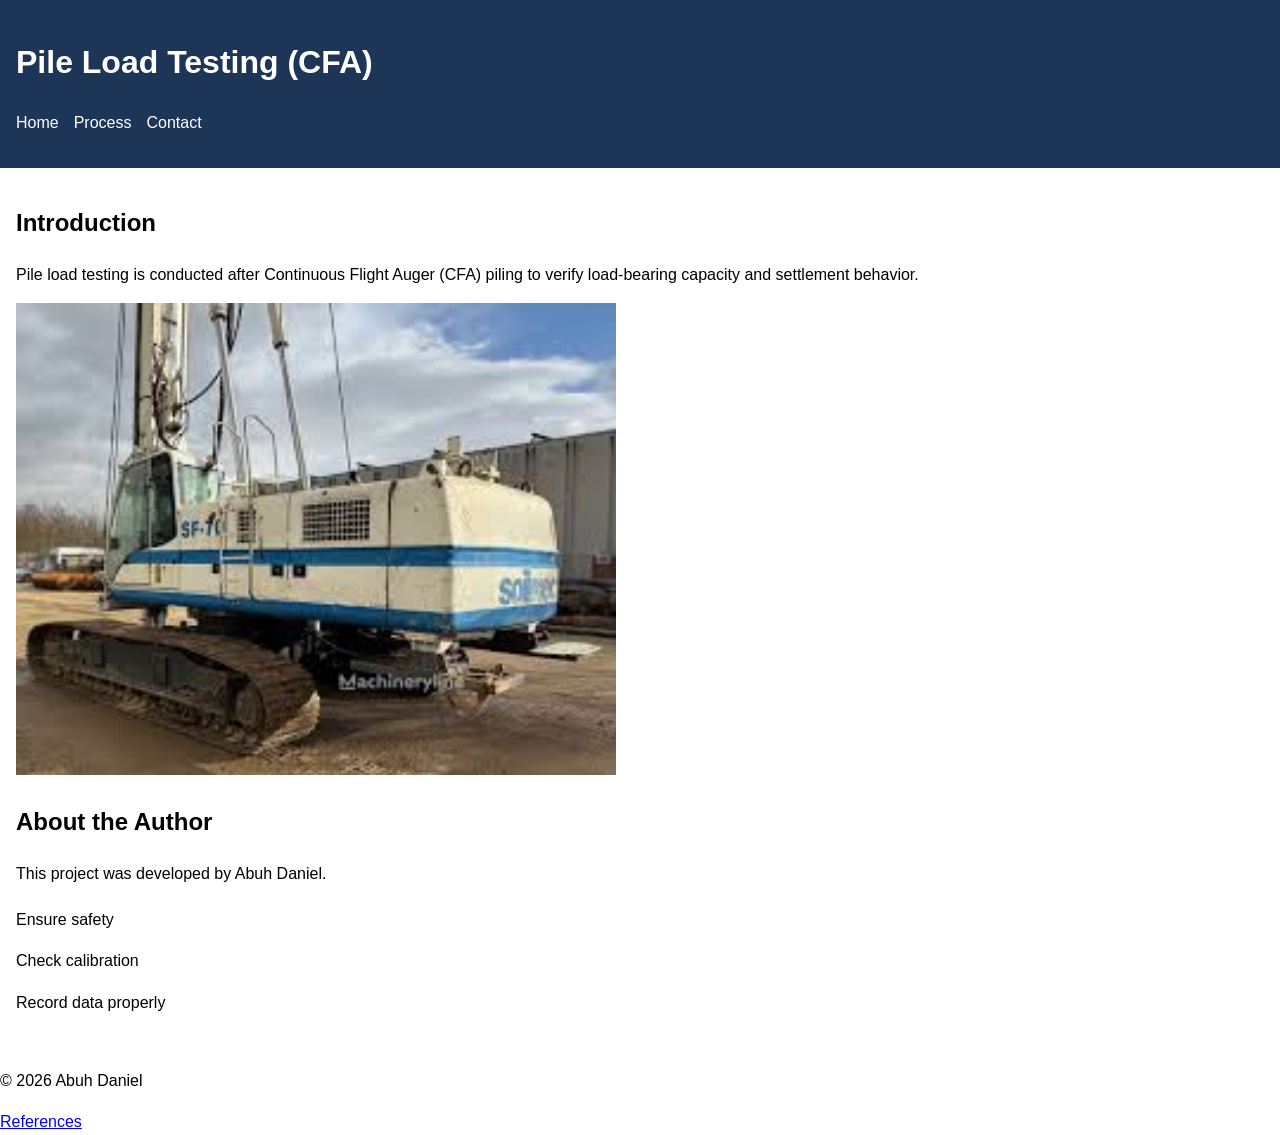
<file: pile-load-test/index.html>
<!DOCTYPE html>
<html lang="en">
<head>
  <meta charset="UTF-8">
  <meta name="viewport" content="width=device-width, initial-scale=1.0">
  <meta name="description" content="Pile Load Test after CFA work explained with procedures and engineering standards.">
  <meta name="author" content="Abuh Daniel">
  <title>Pile Load Test | Abuh Daniel</title>

  <link rel="stylesheet" href="css/styles.css">
  <script src="js/main.js" defer></script>
</head>

<body>
<header>
  <h1>Pile Load Testing (CFA)</h1>
  <nav>
    <ul>
      <li><a href="index.html">Home</a></li>
      <li><a href="process.html">Process</a></li>
      <li><a href="contact.html">Contact</a></li>
    </ul>
  </nav>
</header>

<main>
  <section>
    <h2>Introduction</h2>
    <p>
      Pile load testing is conducted after Continuous Flight Auger (CFA) piling
      to verify load-bearing capacity and settlement behavior.
    </p>

    <img src="images/cfa.jpg" alt="CFA piling machine" loading="lazy">
  </section>

  <section>
    <h2>About the Author</h2>
    <p>This project was developed by Abuh Daniel.</p>
  </section>

  <section id="tips"></section>
</main>

<footer>
  <p>&copy; 2026 Abuh Daniel</p>
  <a href="references.html">References</a>
</footer>
</body>
</html>
</file>
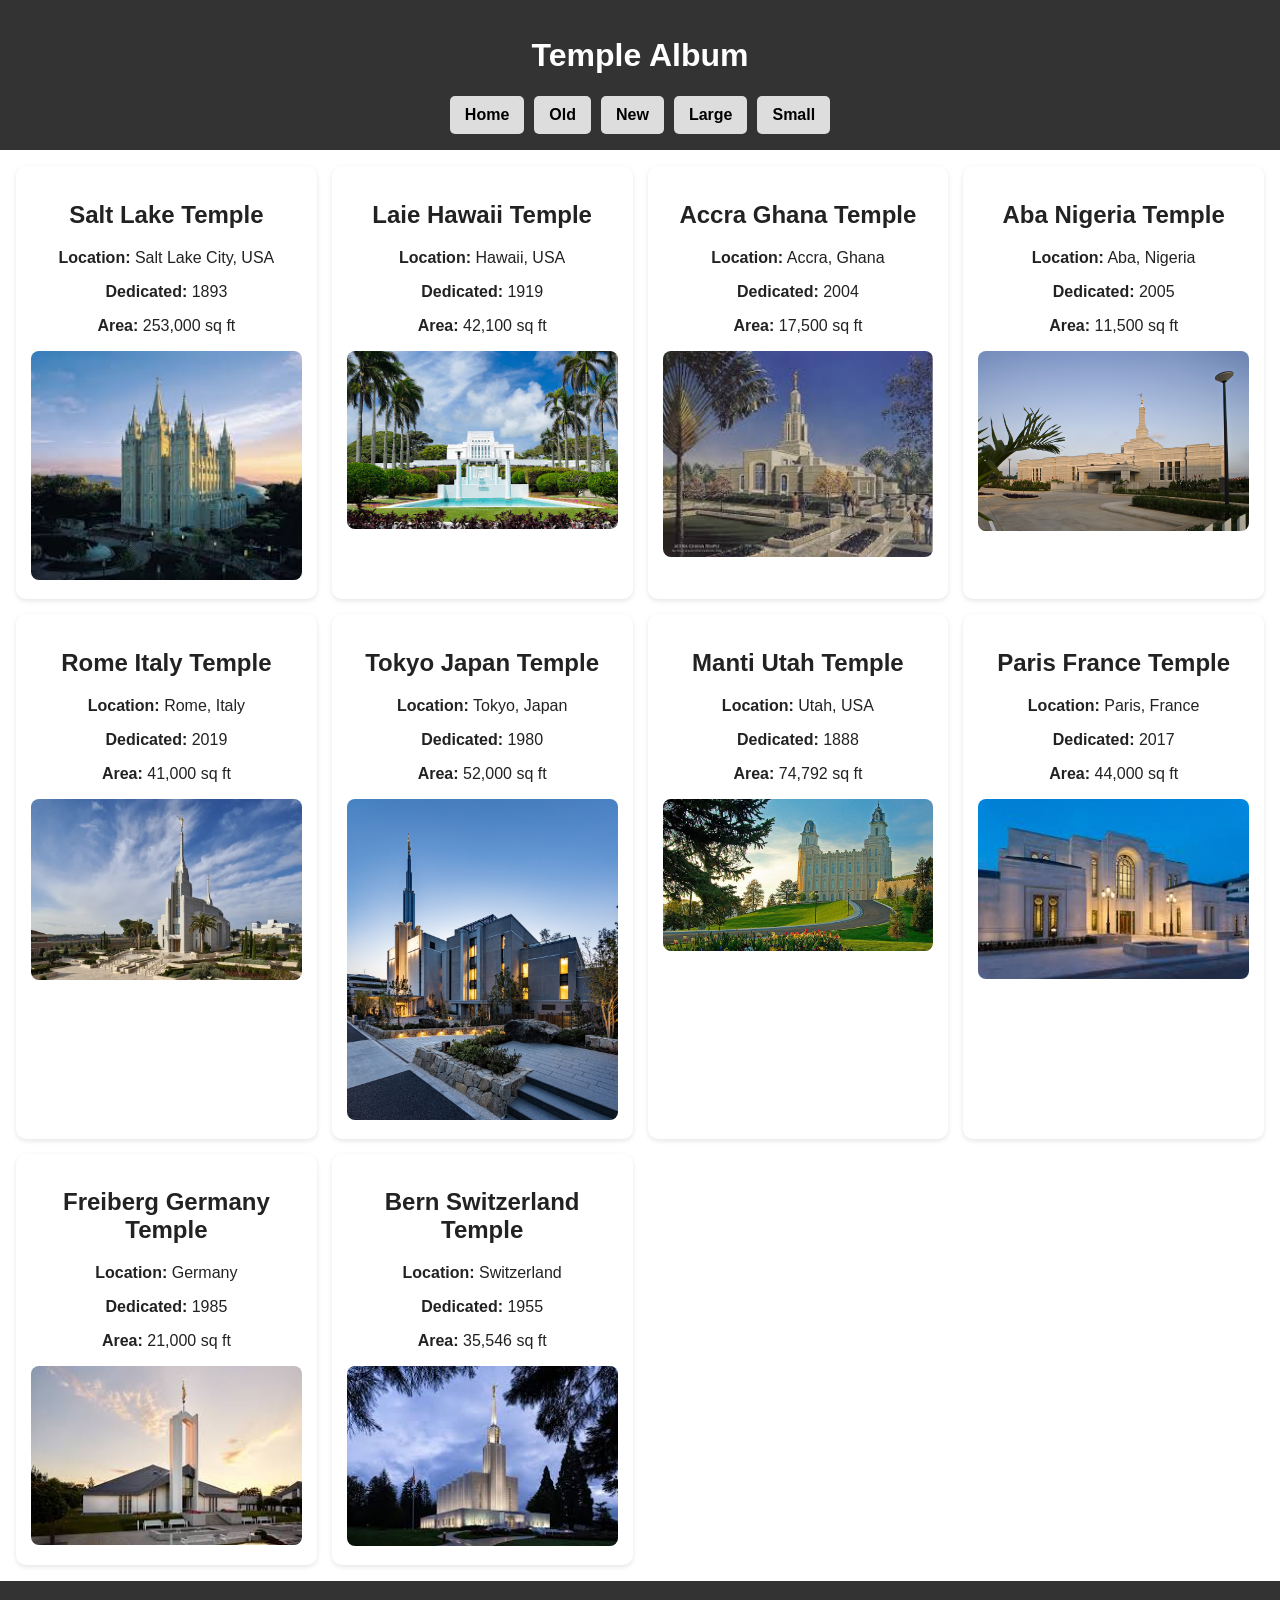
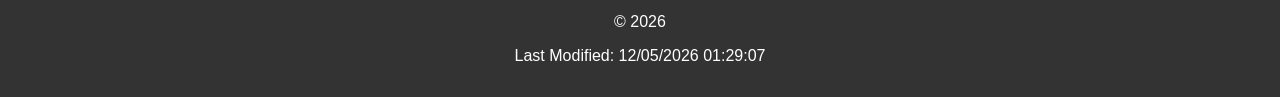
<file: filtered-temples.html>
<!DOCTYPE html>
<html lang="en">
<head>
  <meta charset="UTF-8">
  <meta name="viewport" content="width=device-width, initial-scale=1.0">
  <title>Filtered Temples</title>

  <meta name="description" content="Explore a temple album with interactive filters to view temples by age, size, and location with responsive design and dynamic content.">
  <meta name="author" content="Abuh Daniel">

  <link rel="stylesheet" href="filtered-temples.css">
  <script src="filtered-temples.js" defer></script>
</head>

<body>

<header>
  <h1>Temple Album</h1>
  <nav>
    <a href="#" id="home">Home</a>
    <a href="#" id="old">Old</a>
    <a href="#" id="new">New</a>
    <a href="#" id="large">Large</a>
    <a href="#" id="small">Small</a>
  </nav>
</header>

<main>
  <div id="temple-container"></div>
</main>

<footer>
  <p>&copy; <span id="year"></span></p>
  <p id="lastModified"></p>
</footer>

</body>
</html>
</file>
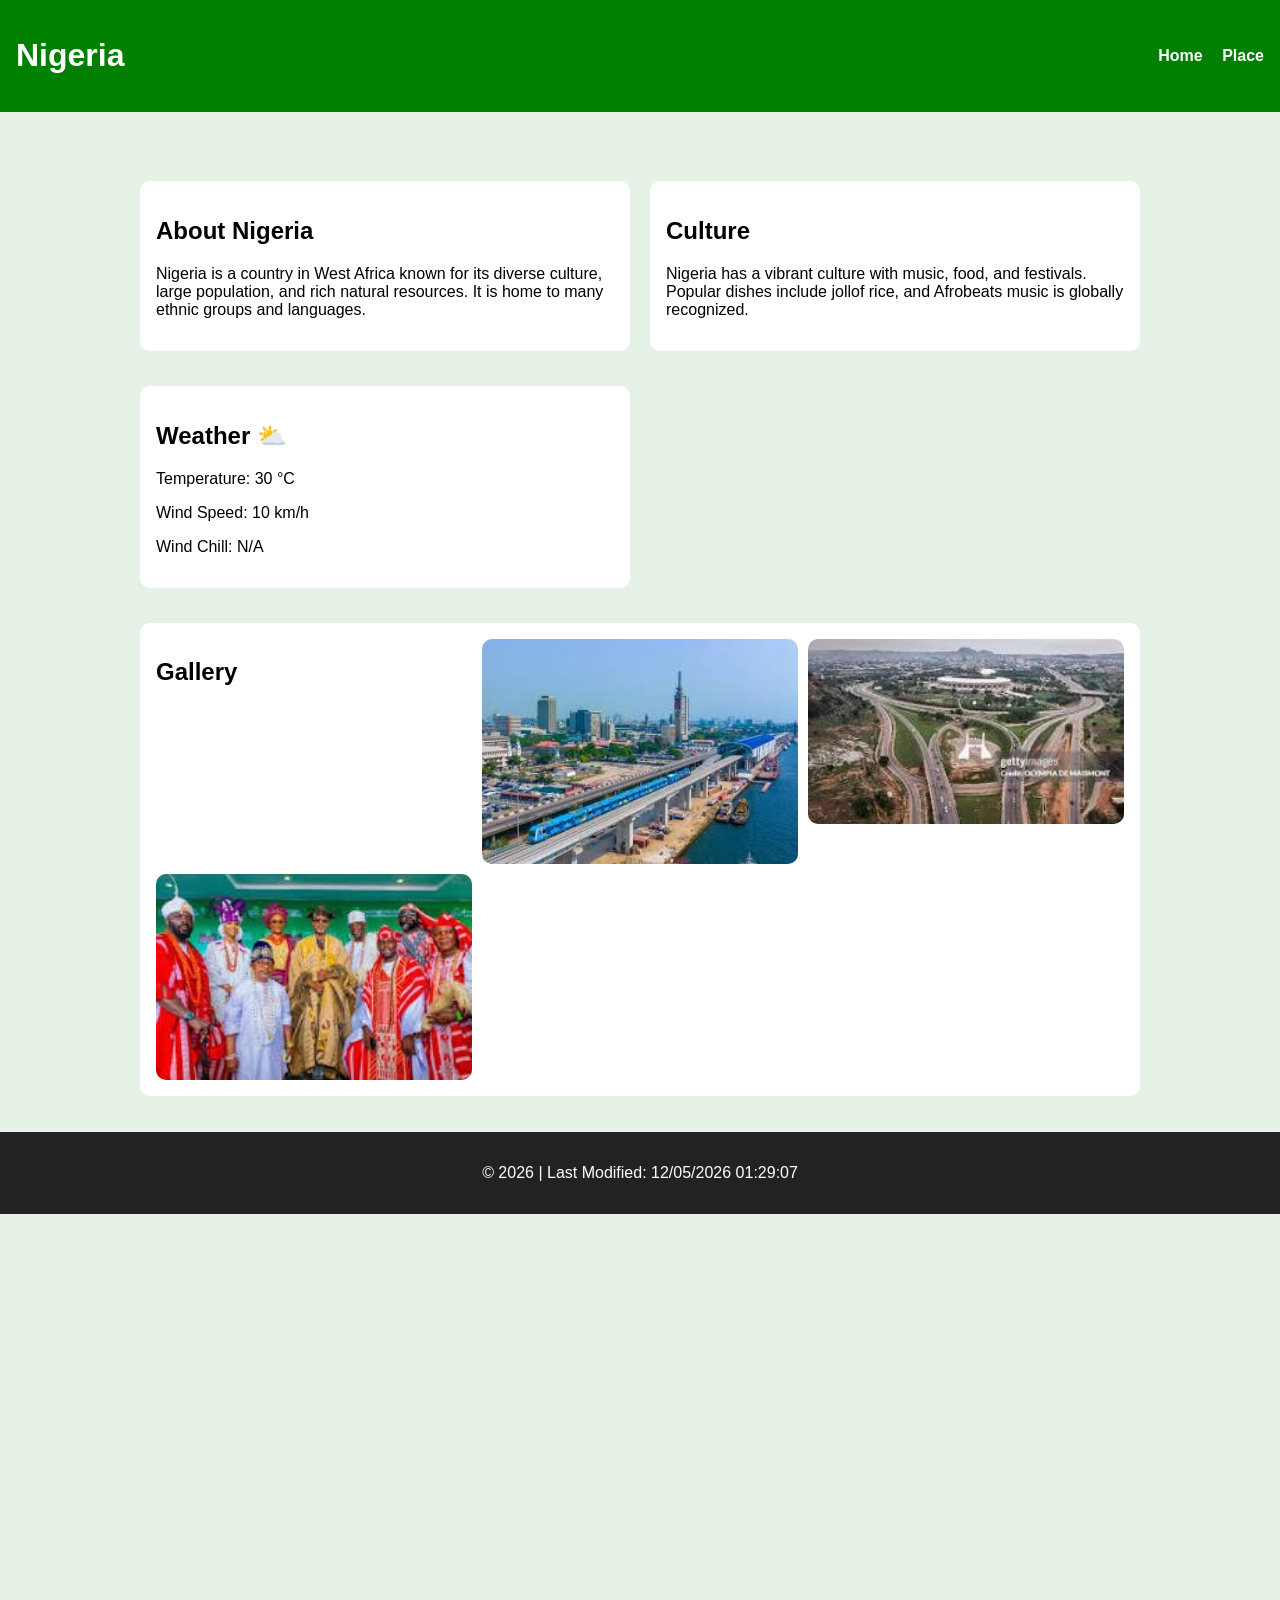
<file: place.html>
<!DOCTYPE html>
<html lang="en">
<head>
<meta charset="UTF-8">
<meta name="viewport" content="width=device-width, initial-scale=1.0">

<title>Nigeria - Country Page</title>
<meta name="description" content="Explore Nigeria, its culture, weather, and beautiful places.">
<meta name="author" content="Abuh Daniel">

<link rel="stylesheet" href="styles/place.css">
<script src="scripts/place.js" defer></script>
</head>

<body>

<header>
  <h1>Nigeria</h1>
  <nav>
    <a href="index.html">Home</a>
    <a href="place.html">Place</a>
  </nav>
</header>

<main>

  <!-- HERO IMAGE (WebP + srcset ✅) -->
  <picture>
    <source srcset="images/hero-small.webp" media="(max-width: 500px)">
    <source srcset="images/hero-medium.webp" media="(max-width: 900px)">
    <img src="images/hero-large.webp" alt="Beautiful landscape of Nigeria">
  </picture>

  <!-- ABOUT -->
  <section>
    <h2>About Nigeria</h2>
    <p>
      Nigeria is a country in West Africa known for its diverse culture,
      large population, and rich natural resources. It is home to many
      ethnic groups and languages.
    </p>
  </section>

  <!-- CULTURE -->
  <section>
    <h2>Culture</h2>
    <p>
      Nigeria has a vibrant culture with music, food, and festivals.
      Popular dishes include jollof rice, and Afrobeats music is globally recognized.
    </p>
  </section>

  <!-- WEATHER -->
  <section class="weather">
    <h2>Weather</h2>

    <!-- SVG (Mobile Only ✅) -->
    <img src="images/weather.svg" alt="Weather icon" class="weather-icon">

    <p>Temperature: <span id="temp">30</span> °C</p>
    <p>Wind Speed: <span id="speed">10</span> km/h</p>
    <p>Wind Chill: <span id="windchill"></span></p>
  </section>

  <!-- GALLERY -->
  <section class="gallery">
    <h2>Gallery</h2>
    <img src="images/lagos.webp" alt="Lagos skyline">
    <img src="images/abuja.webp" alt="Abuja city">
    <img src="images/culture.webp" alt="Nigerian cultural festival">
  </section>

</main>

<footer>
  <p>&copy; <span id="year"></span> | Last Modified: <span id="modified"></span></p>
</footer>

</body>
</html>
</file>
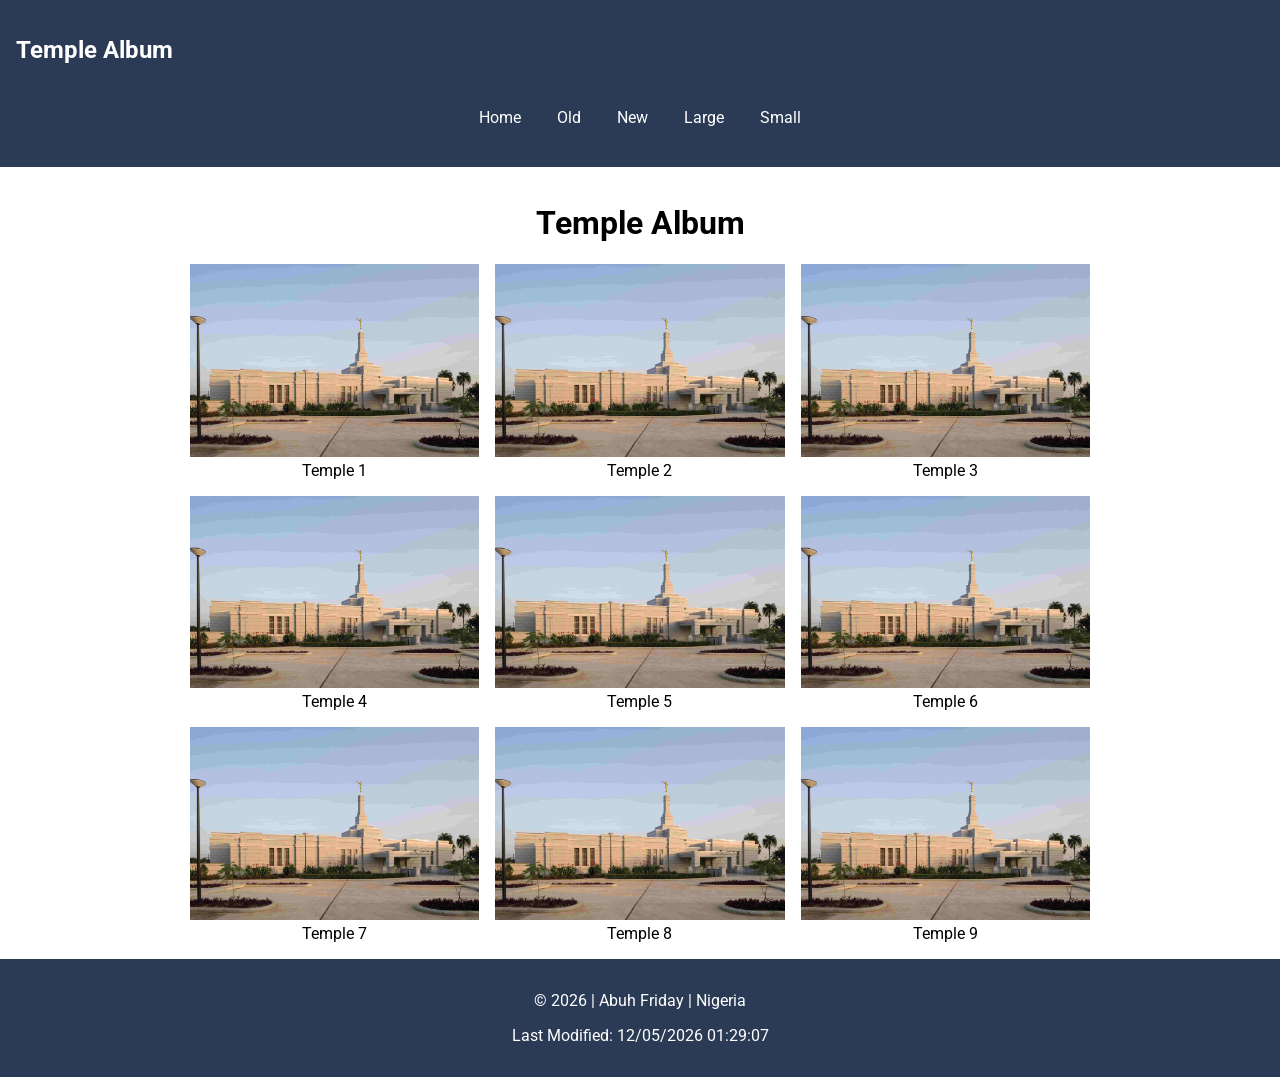
<file: temples.html>
<!DOCTYPE html>
<html lang="en">
<head>
<meta charset="UTF-8">
<meta name="viewport" content="width=device-width, initial-scale=1.0">
<meta name="description" content="Temple album featuring a responsive gallery of temple images with a navigation menu and modern web design.">
<meta name="author" content="Abuh Daniel">
<title>Temple Album</title>

<link rel="preconnect" href="https://fonts.googleapis.com">
<link rel="preconnect" href="https://fonts.gstatic.com" crossorigin>

<link href="https://fonts.googleapis.com/css2?family=Roboto:wght@400;700&display=swap" rel="stylesheet">

<link rel="stylesheet" href="styles/temples.css">
<link rel="stylesheet" href="styles/temples-large.css">

<script src="scripts/temples.js" defer></script>
</head>

<body>

<header>
<h2>Temple Album</h2>

<button id="menu">☰</button>

<nav>
<ul class="navigation">
<li><a href="#">Home</a></li>
<li><a href="#">Old</a></li>
<li><a href="#">New</a></li>
<li><a href="#">Large</a></li>
<li><a href="#">Small</a></li>
</ul>
</nav>
</header>

<main>

<h1>Temple Album</h1>

<div class="container">

<figure>
<img src="images/temple1.jpg" alt="Temple 1">
<figcaption>Temple 1</figcaption>
</figure>

<figure>
<img src="images/temple1.jpg" alt="Temple 2">
<figcaption>Temple 2</figcaption>
</figure>

<figure>
<img src="images/temple1.jpg" alt="Temple 3">
<figcaption>Temple 3</figcaption>
</figure>

<figure>
<img src="images/temple1.jpg" alt="Temple 4">
<figcaption>Temple 4</figcaption>
</figure>

<figure>
<img src="images/temple1.jpg" alt="Temple 5">
<figcaption>Temple 5</figcaption>
</figure>

<figure>
<img src="images/temple1.jpg" alt="Temple 6">
<figcaption>Temple 6</figcaption>
</figure>

<figure>
<img src="images/temple1.jpg" alt="Temple 7">
<figcaption>Temple 7</figcaption>
</figure>

<figure>
<img src="images/temple1.jpg" alt="Temple 8">
<figcaption>Temple 8</figcaption>
</figure>

<figure>
<img src="images/temple1.jpg" alt="Temple 9">
<figcaption>Temple 9</figcaption>
</figure>

</div>

</main>

<footer>

<p>© <span id="year"></span> | Abuh Friday | Nigeria</p>
<p id="lastModified"></p>

</footer>

</body>
</html>
</file>
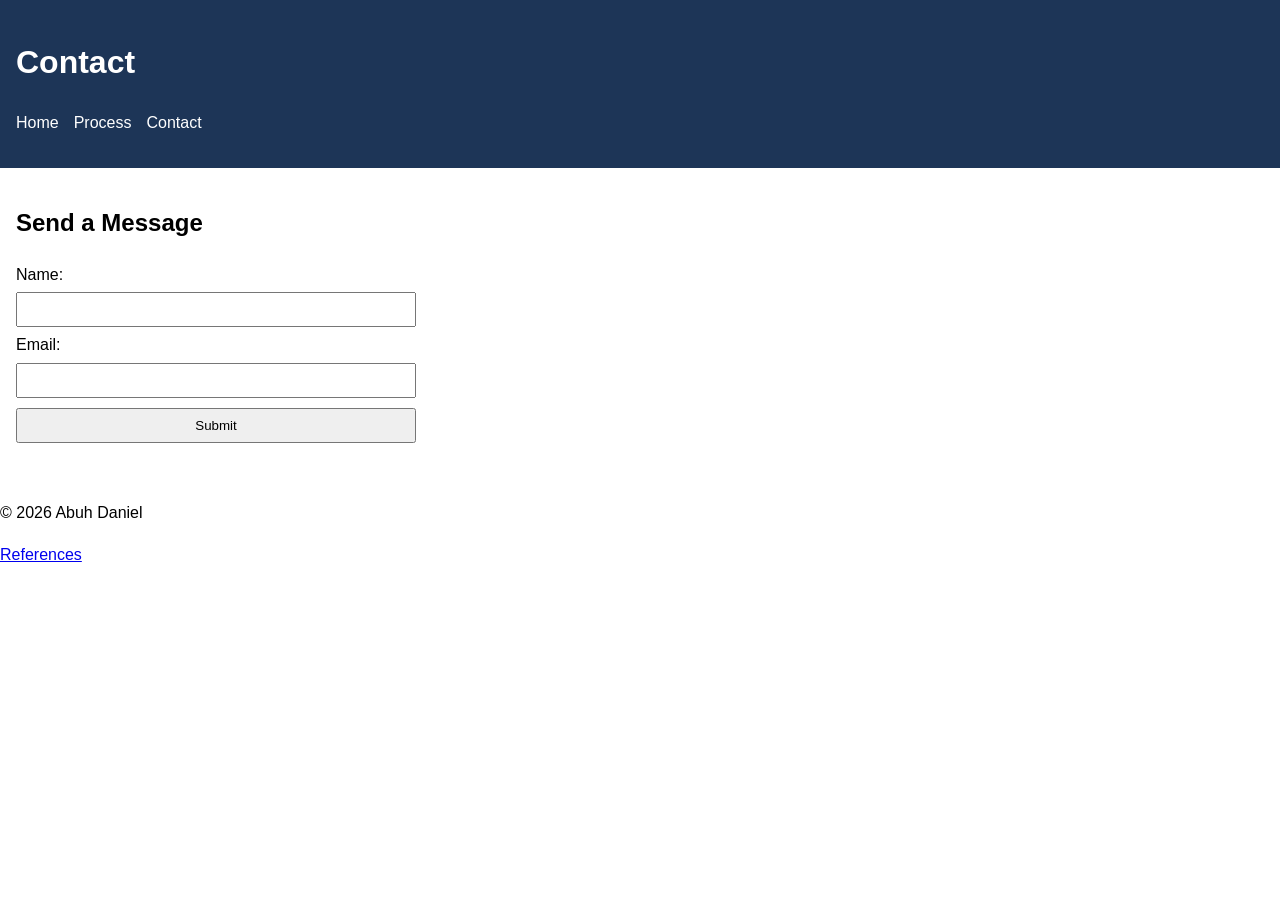
<file: pile-load-test/contact.html>
<!DOCTYPE html>
<html lang="en">
<head>
  <meta charset="UTF-8">
  <meta name="viewport" content="width=device-width, initial-scale=1.0">
  <meta name="description" content="Contact page for pile load testing project.">
  <meta name="author" content="Abuh Daniel">
  <title>Contact | Abuh Daniel</title>

  <link rel="stylesheet" href="css/styles.css">
  <script src="js/main.js" defer></script>
</head>

<body>
<header>
  <h1>Contact</h1>
  <nav>
    <ul>
      <li><a href="index.html">Home</a></li>
      <li><a href="process.html">Process</a></li>
      <li><a href="contact.html">Contact</a></li>
    </ul>
  </nav>
</header>

<main>
  <section>
    <h2>Send a Message</h2>

    <form id="form">
      <label for="name">Name:</label>
      <input type="text" id="name" required>

      <label for="email">Email:</label>
      <input type="email" id="email" required>

      <button type="submit">Submit</button>
    </form>

    <p id="message"></p>
  </section>
</main>

<footer>
  <p>&copy; 2026 Abuh Daniel</p>
  <a href="references.html">References</a>
</footer>
</body>
</html>
</file>
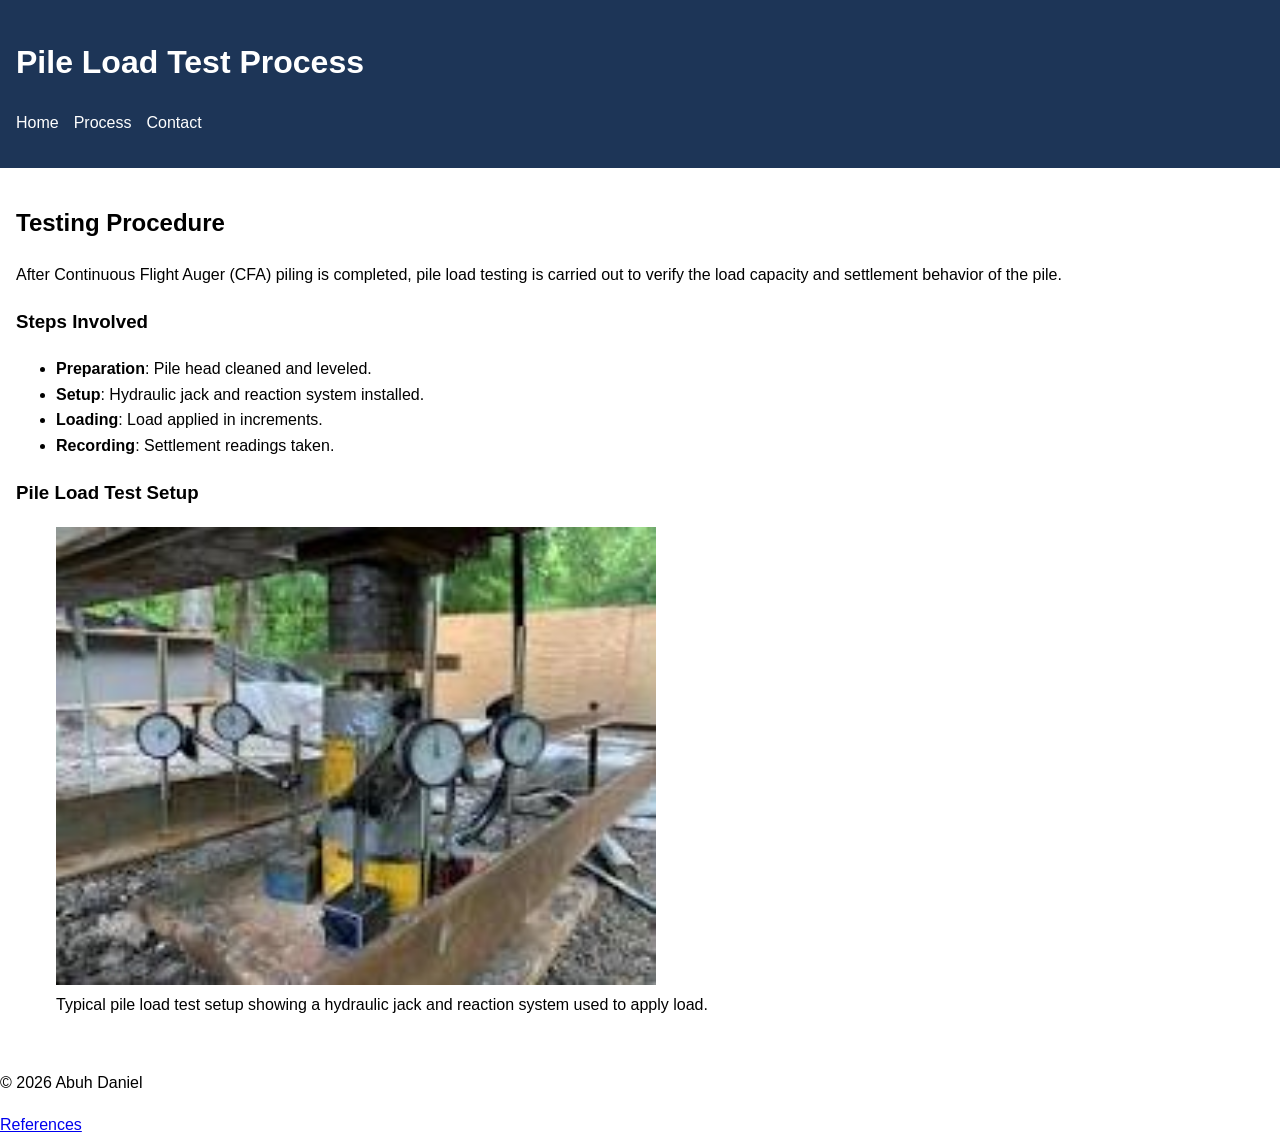
<file: pile-load-test/process.html>
<!DOCTYPE html>
<html lang="en">
<head>
  <meta charset="UTF-8">
  <meta name="viewport" content="width=device-width, initial-scale=1.0">
  <meta name="description" content="Detailed steps of pile load testing after CFA piling with visual illustration.">
  <meta name="author" content="Abuh Daniel">
  <title>Process | Abuh Daniel</title>

  <link rel="stylesheet" href="css/styles.css">
  <script src="js/main.js" defer></script>
</head>

<body>
<header>
  <h1>Pile Load Test Process</h1>

  <nav>
    <ul>
      <li><a href="index.html">Home</a></li>
      <li><a href="process.html">Process</a></li>
      <li><a href="contact.html">Contact</a></li>
    </ul>
  </nav>
</header>

<main>

  <!-- INTRO SECTION -->
  <section>
    <h2>Testing Procedure</h2>
    <p>
      After Continuous Flight Auger (CFA) piling is completed, pile load testing
      is carried out to verify the load capacity and settlement behavior of the pile.
    </p>
  </section>

  <!-- STEPS (POPULATED BY JAVASCRIPT) -->
  <section>
    <h3>Steps Involved</h3>
    <ul id="steps"></ul>
  </section>

  <!-- IMAGE SECTION (RUBRIC IMPORTANT) -->
  <section>
    <h3>Pile Load Test Setup</h3>

    <figure>
      <img 
        src="images/load-test.jpg" 
        alt="Pile load test setup showing hydraulic jack and reaction frame" 
        loading="lazy"
      >
      <figcaption>
        Typical pile load test setup showing a hydraulic jack and reaction system used to apply load.
      </figcaption>
    </figure>

  </section>

</main>

<footer>
  <p>&copy; 2026 Abuh Daniel</p>
  <a href="references.html">References</a>
</footer>

</body>
</html>
</file>
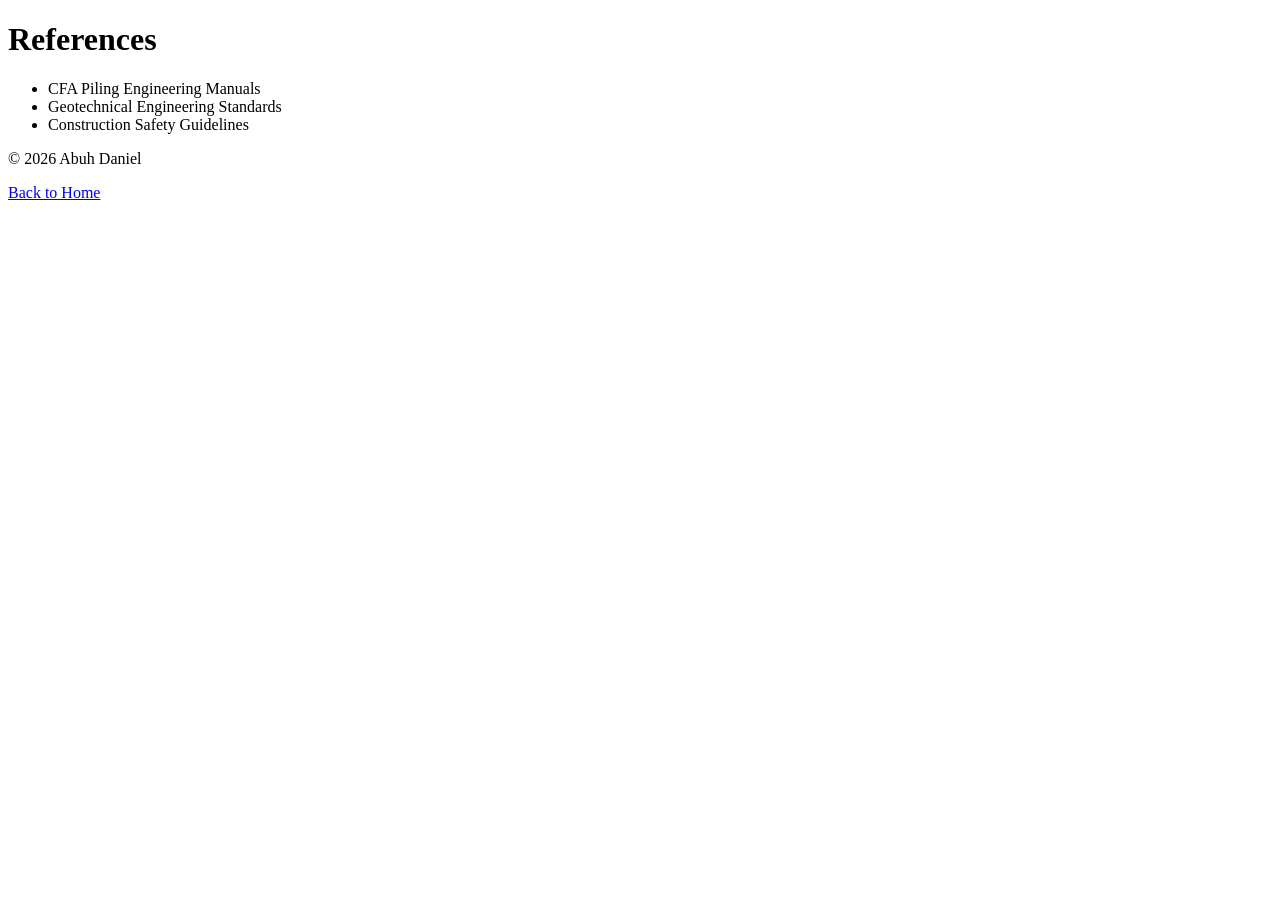
<file: pile-load-test/references.html>
<!DOCTYPE html>
<html lang="en">
<head>
  <meta charset="UTF-8">
  <meta name="description" content="References for pile load testing project.">
  <meta name="author" content="Abuh Daniel">
  <title>References | Abuh Daniel</title>
</head>

<body>
<header>
  <h1>References</h1>
</header>

<main>
  <ul>
    <li>CFA Piling Engineering Manuals</li>
    <li>Geotechnical Engineering Standards</li>
    <li>Construction Safety Guidelines</li>
  </ul>
</main>

<footer>
  <p>&copy; 2026 Abuh Daniel</p>
  <a href="index.html">Back to Home</a>
</footer>
</body>
</html>
</file>
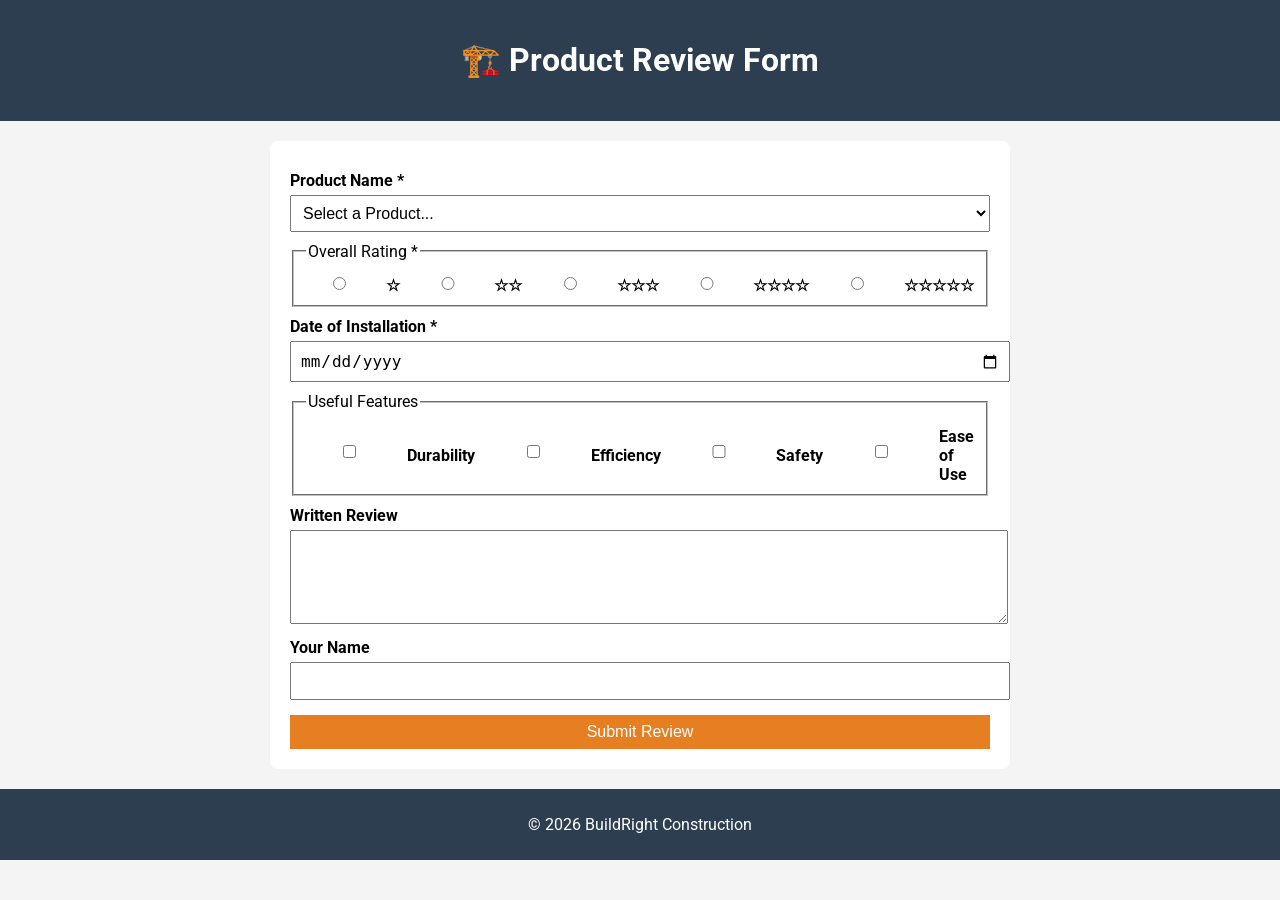
<file: project/form.html>
<!DOCTYPE html>
<html lang="en">
<head>
  <meta charset="UTF-8">
  <meta name="viewport" content="width=device-width, initial-scale=1.0">

  <title>Product Review Form</title>

  <meta name="description" content="Submit a product review for construction equipment and tools.">
  <meta name="author" content="Abuh Daniel">

  <!-- Google Fonts -->
  <link rel="preconnect" href="https://fonts.googleapis.com">
  <link rel="preconnect" href="https://fonts.gstatic.com" crossorigin>
  <link href="https://fonts.googleapis.com/css2?family=Roboto&family=Merriweather&display=swap" rel="stylesheet">

  <!-- CSS -->
  <link rel="stylesheet" href="styles/form.css">

  <!-- JS -->
  <script src="../scripts/form.js" defer></script>
</head>

<body>

<header>
  <h1>🏗️ Product Review Form</h1>
</header>

<main>

<form method="get" action="review.html">

  <!-- Product -->
  <label for="product">Product Name <span class="required">*</span></label>
  <select id="product" name="product" required>
    <option value="" disabled selected>Select a Product...</option>
  </select>

  <!-- Rating -->
 <fieldset>
  <legend>Overall Rating <span class="required">*</span></legend>

  <input type="radio" id="rating1" name="rating" value="1" required>
  <label for="rating1">☆</label>

  <input type="radio" id="rating2" name="rating" value="2" required>
  <label for="rating2">☆☆</label>

  <input type="radio" id="rating3" name="rating" value="3" required>
  <label for="rating3">☆☆☆</label>

  <input type="radio" id="rating4" name="rating" value="4" required>
  <label for="rating4">☆☆☆☆</label>

  <input type="radio" id="rating5" name="rating" value="5" required>
  <label for="rating5">☆☆☆☆☆</label>

</fieldset>

  <!-- Date -->
  <label for="date">Date of Installation <span class="required">*</span></label>
  <input type="date" id="date" name="date" required>

  <!-- Features -->
 <fieldset>
  <legend>Useful Features</legend>

  <input type="checkbox" id="durability" name="features" value="Durability">
  <label for="durability">Durability</label>

  <input type="checkbox" id="efficiency" name="features" value="Efficiency">
  <label for="efficiency">Efficiency</label>

  <input type="checkbox" id="safety" name="features" value="Safety">
  <label for="safety">Safety</label>

  <input type="checkbox" id="ease" name="features" value="Ease of Use">
  <label for="ease">Ease of Use</label>

</fieldset>

  <!-- Review -->
  <label for="review">Written Review</label>
  <textarea id="review" name="review" rows="4"></textarea>

  <!-- Name -->
  <label for="username">Your Name</label>
  <input type="text" id="username" name="username" autocomplete="name">

  <!-- Submit -->
  <input type="submit" value="Submit Review">

</form>

</main>

<footer>
  <p>&copy; 2026 BuildRight Construction</p>
</footer>

</body>
</html>
</file>
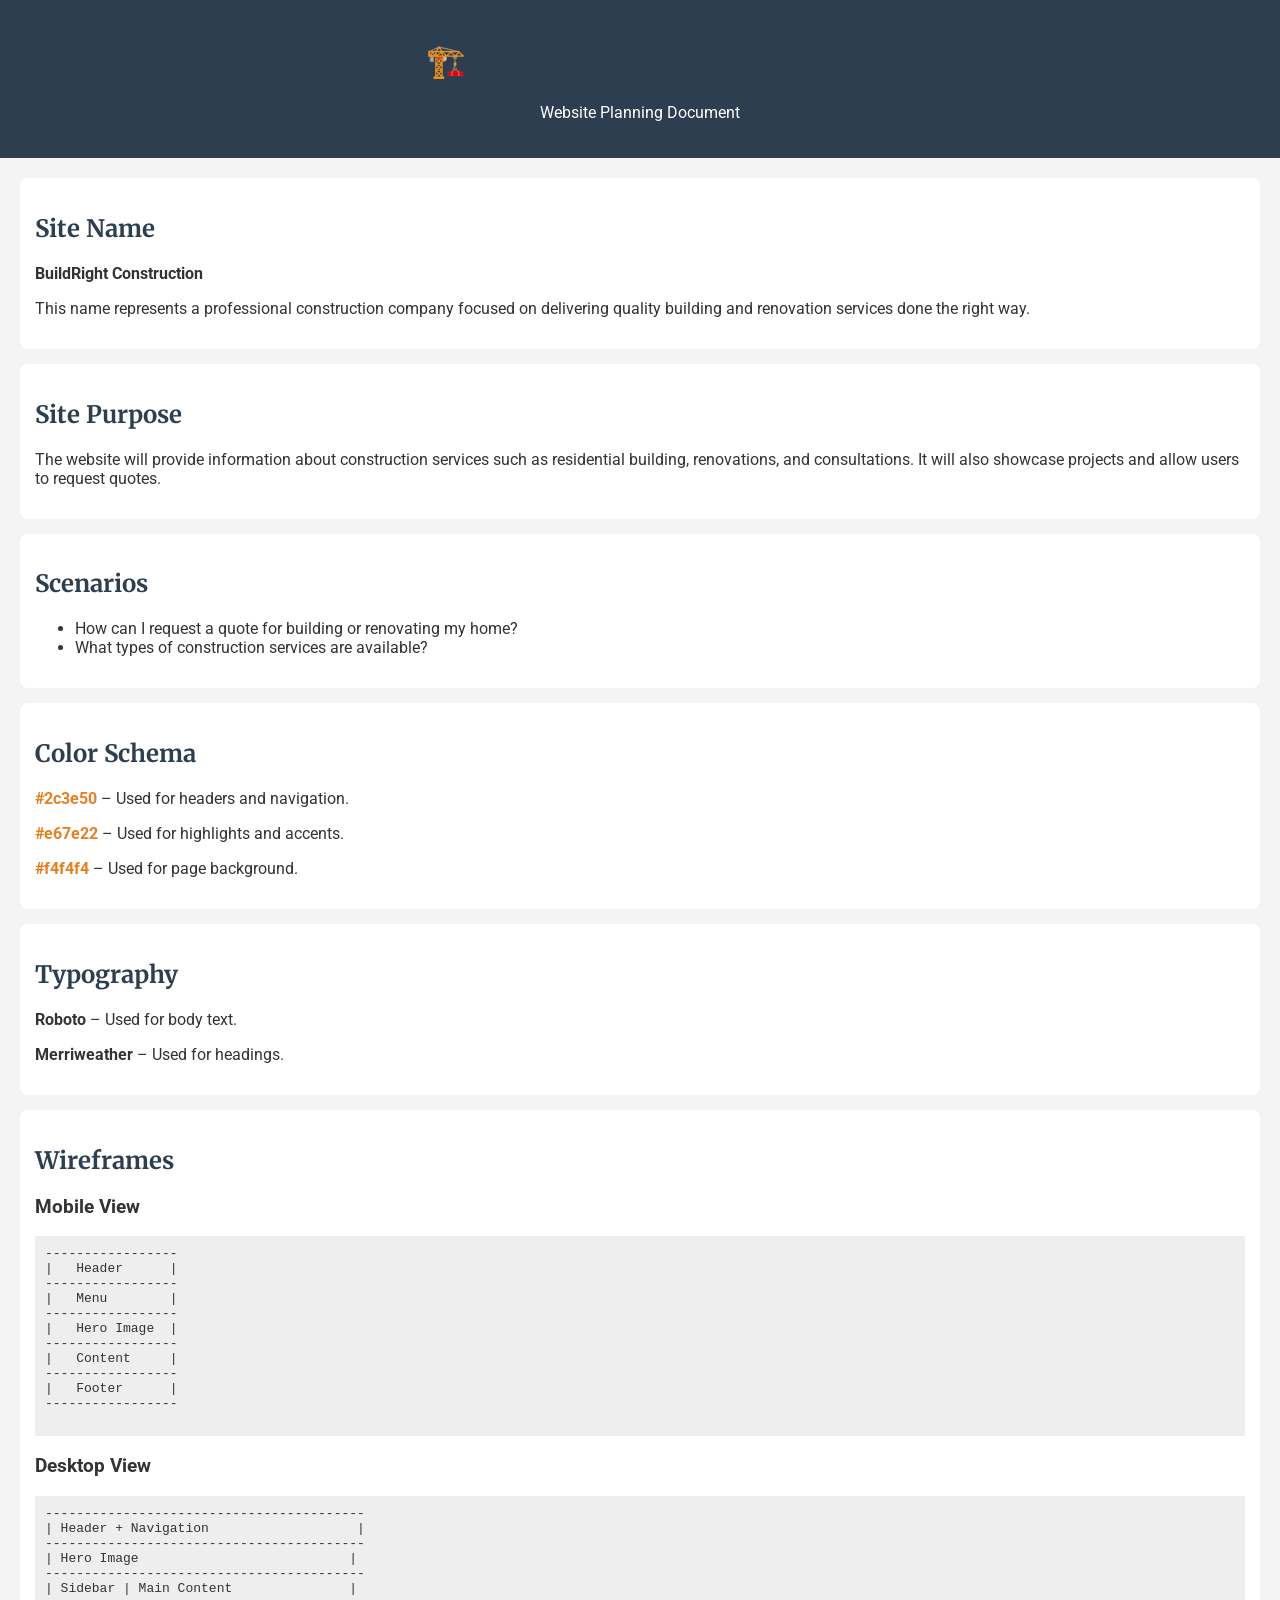
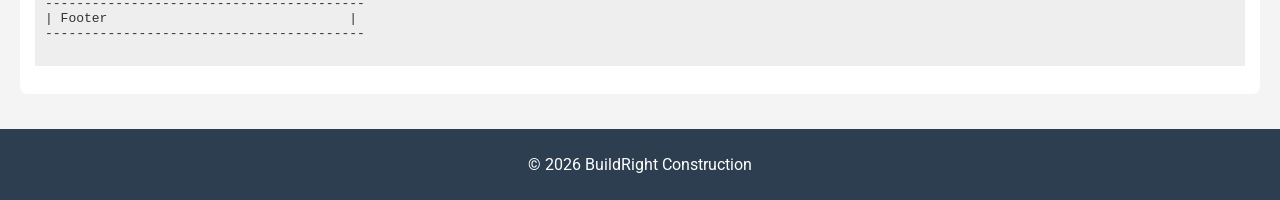
<file: project/siteplan.html>
<!DOCTYPE html>
<html lang="en">
<head>
    <meta charset="UTF-8">
    <meta name="viewport" content="width=device-width, initial-scale=1.0">
    <title>BuildRight Construction - Site Plan</title>

    <meta name="description" content="BuildRight Construction offers professional building, renovation, and construction planning services with quality and reliability.">
    <meta name="author" content="Abuh Daniel">

    <!-- Google Fonts Preconnect -->
    <link rel="preconnect" href="https://fonts.googleapis.com">
    <link rel="preconnect" href="https://fonts.gstatic.com" crossorigin>

    <!-- Google Fonts -->
    <link href="https://fonts.googleapis.com/css2?family=Roboto&family=Merriweather&display=swap" rel="stylesheet">

    <!-- External CSS -->
    <link rel="stylesheet" href="styles/siteplan.css">
</head>

<body>

<header>
    <h1>🏗️ BuildRight Construction</h1>
    <p>Website Planning Document</p>
</header>

<main>

<section>
    <h2>Site Name</h2>
    <p><strong>BuildRight Construction</strong></p>
    <p>This name represents a professional construction company focused on delivering quality building and renovation services done the right way.</p>
</section>

<section>
    <h2>Site Purpose</h2>
    <p>The website will provide information about construction services such as residential building, renovations, and consultations. It will also showcase projects and allow users to request quotes.</p>
</section>

<section>
    <h2>Scenarios</h2>
    <ul>
        <li>How can I request a quote for building or renovating my home?</li>
        <li>What types of construction services are available?</li>
    </ul>
</section>

<section>
    <h2>Color Schema</h2>
    <p><span class="accent">#2c3e50</span> – Used for headers and navigation.</p>
    <p><span class="accent">#e67e22</span> – Used for highlights and accents.</p>
    <p><span class="accent">#f4f4f4</span> – Used for page background.</p>
</section>

<section>
    <h2>Typography</h2>
    <p><strong>Roboto</strong> – Used for body text.</p>
    <p><strong>Merriweather</strong> – Used for headings.</p>
</section>

<section>
    <h2>Wireframes</h2>

    <h3>Mobile View</h3>
    <pre>
-----------------
|   Header      |
-----------------
|   Menu        |
-----------------
|   Hero Image  |
-----------------
|   Content     |
-----------------
|   Footer      |
-----------------
    </pre>

    <h3>Desktop View</h3>
    <pre>
-----------------------------------------
| Header + Navigation                   |
-----------------------------------------
| Hero Image                           |
-----------------------------------------
| Sidebar | Main Content               |
-----------------------------------------
| Footer                               |
-----------------------------------------
    </pre>

</section>

</main>

<footer>
    <p>&copy; 2026 BuildRight Construction</p>
</footer>

</body>
</html>
</file>
<file: pile-load-test/css/styles.css>
* {
  box-sizing: border-box;
}

body {
  font-family: Arial, sans-serif;
  margin: 0;
  line-height: 1.6;
}

header {
  background: #1d3557;
  color: white;
  padding: 1rem;
}

nav ul {
  display: flex;
  gap: 15px;
  list-style: none;
  padding: 0;
}

nav a {
  color: white;
  text-decoration: none;
}

main {
  padding: 1rem;
}

section {
  margin-bottom: 20px;
}

img {
  width: 100%;
  max-width: 600px;
}

/* FORM */
form {
  display: flex;
  flex-direction: column;
  max-width: 400px;
}

input, button {
  margin: 5px 0;
  padding: 8px;
}

/* RESPONSIVE */
@media (max-width: 768px) {
  nav ul {
    flex-direction: column;
  }
}
</file>
<file: filtered-temples.css>
body {
  font-family: Arial, sans-serif;
  margin: 0;
  background: #ffffff;
  color: #222;
}

header {
  background: #333;
  color: white;
  text-align: center;
  padding: 1rem;
}

nav {
  display: flex;
  justify-content: center;
  gap: 10px;
  margin-top: 10px;
}

nav a {
  text-decoration: none;
  padding: 10px 15px;
  background: #ddd;
  color: black;
  border-radius: 5px;
  font-weight: bold;
}

nav a:hover {
  background: #333;
  color: white;
}

#temple-container {
  display: grid;
  grid-template-columns: repeat(auto-fit, minmax(250px, 1fr));
  gap: 15px;
  padding: 1rem;
}

.card {
  background: white;
  border-radius: 10px;
  padding: 15px;
  text-align: center;
  box-shadow: 0 2px 5px rgba(0,0,0,0.1);
}

.card img {
  width: 100%;
  border-radius: 8px;
}

footer {
  text-align: center;
  padding: 1rem;
  background: #333;
  color: white;
}

@media (max-width: 768px) {
  nav {
    flex-direction: column;
    align-items: center;
  }
}
</file>
<file: styles/place.css>
:root {
  --main-color: green;
  --secondary-color: white;
  --accent-color: #e6f2e6;
}

body {
  font-family: Arial, sans-serif;
  margin: 0;
  background: var(--accent-color);
}

/* HEADER */
header {
  background: var(--main-color);
  color: white;
  display: flex;
  justify-content: space-between;
  align-items: center;
  padding: 1rem;
}

nav a {
  color: white;
  margin-left: 15px;
  text-decoration: none;
  font-weight: bold;
}

nav a:hover {
  text-decoration: underline;
}

/* MAIN */
main {
  max-width: 1000px;
  margin: auto;
  padding: 1rem;
}

/* HERO */
picture img {
  width: 100%;
  border-radius: 10px;
}

/* SECTIONS */
section {
  background: white;
  padding: 1rem;
  margin-top: 15px;
  border-radius: 10px;
}

/* SVG WEATHER ICON (mobile only) */
.weather-icon {
  width: 40px;
}

/* Hide SVG on desktop */
@media (min-width: 700px) {
  .weather-icon {
    display: none;
  }
}

/* PSEUDO ELEMENT (desktop only ✅) */
.weather h2::after {
  content: "";
}

@media (min-width: 700px) {
  .weather h2::after {
    content: " ⛅";
  }
}

/* GALLERY */
.gallery {
  display: grid;
  gap: 10px;
}

.gallery img {
  width: 100%;
  border-radius: 10px;
}

/* FOOTER */
footer {
  text-align: center;
  padding: 1rem;
  background: #222;
  color: white;
  margin-top: 20px;
}

/* RESPONSIVE LAYOUT */
@media (min-width: 700px) {
  main {
    display: grid;
    grid-template-columns: 1fr 1fr;
    gap: 20px;
  }

  picture {
    grid-column: 1 / -1;
  }

  .gallery {
    grid-column: 1 / -1;
    grid-template-columns: repeat(3, 1fr);
  }
}
</file>
<file: styles/temples.css>
body{
font-family: 'Roboto', sans-serif;
margin:0;
}

header{
background:#2b3a55;
color:white;
padding:1rem;
}

#menu{
font-size:2rem;
background:none;
border:none;
color:white;
}

nav {
    display: flex;
    justify-content: center;
}

.navigation{
display:none;
list-style:none;
padding:0;
}

.navigation li{
padding:0.5rem;
}

.navigation a{
text-decoration:none;
color:white;
}

.navigation a:hover{
background:#5c6bc0;
padding:5px;
}

.open{
display:block;
}

main{
max-width:900px;
margin:auto;
padding:1rem;
text-align:center;
}

.container{
display:grid;
grid-template-columns:1fr;
gap:1rem;
}

figure{
margin:0;
}

img{
width:100%;
height:auto;
}

footer{
background:#2b3a55;
color:white;
text-align:center;
padding:1rem;
}
</file>
<file: styles/temples-large.css>
@media (min-width: 700px){

#menu{
display:none;
}

.navigation{
display:flex;
gap:20px;
}

.container{
grid-template-columns:repeat(3,1fr);
}

}
</file>
<file: project/styles/form.css>
body {
    font-family: 'Roboto', sans-serif;
    background: #f4f4f4;
    margin: 0;
}

header {
    background: #2c3e50;
    color: white;
    text-align: center;
    padding: 20px;
}

main {
    padding: 20px;
}

form {
    background: white;
    padding: 20px;
    border-radius: 8px;
    max-width: 500px;
    margin: auto;
}

label {
    display: block;
    margin-top: 10px;
}

input, select, textarea {
    width: 100%;
    padding: 8px;
    margin-top: 5px;
}

fieldset {
    margin-top: 10px;
}

input[type="submit"] {
    margin-top: 15px;
    background: #e67e22;
    color: white;
    border: none;
    cursor: pointer;
}

footer {
    text-align: center;
    padding: 10px;
    background: #2c3e50;
    color: white;
}
/* Responsive Design for Larger Screens */
@media (min-width: 768px) {
    form {
        max-width: 700px;
    }

    fieldset {
        display: flex;
        gap: 15px;
        align-items: center;
    }

    label {
        font-weight: bold;
    }

    input, select, textarea {
        font-size: 1rem;
    }
}
</file>
<file: project/styles/siteplan.css>
body {
    font-family: 'Roboto', sans-serif;
    background-color: #f4f4f4;
    color: #333;
    margin: 0;
}

header {
    background-color: #2c3e50;
    color: white;
    text-align: center;
    padding: 20px;
}

h1, h2 {
    font-family: 'Merriweather', serif;
    color: #2c3e50;
}

main {
    padding: 20px;
}

section {
    background-color: white;
    margin-bottom: 15px;
    padding: 15px;
    border-radius: 8px;
}

.accent {
    color: #e67e22;
    font-weight: bold;
}

pre {
    background-color: #eee;
    padding: 10px;
    overflow-x: auto;
}

footer {
    background-color: #2c3e50;
    color: white;
    text-align: center;
    padding: 10px;
}
</file>
